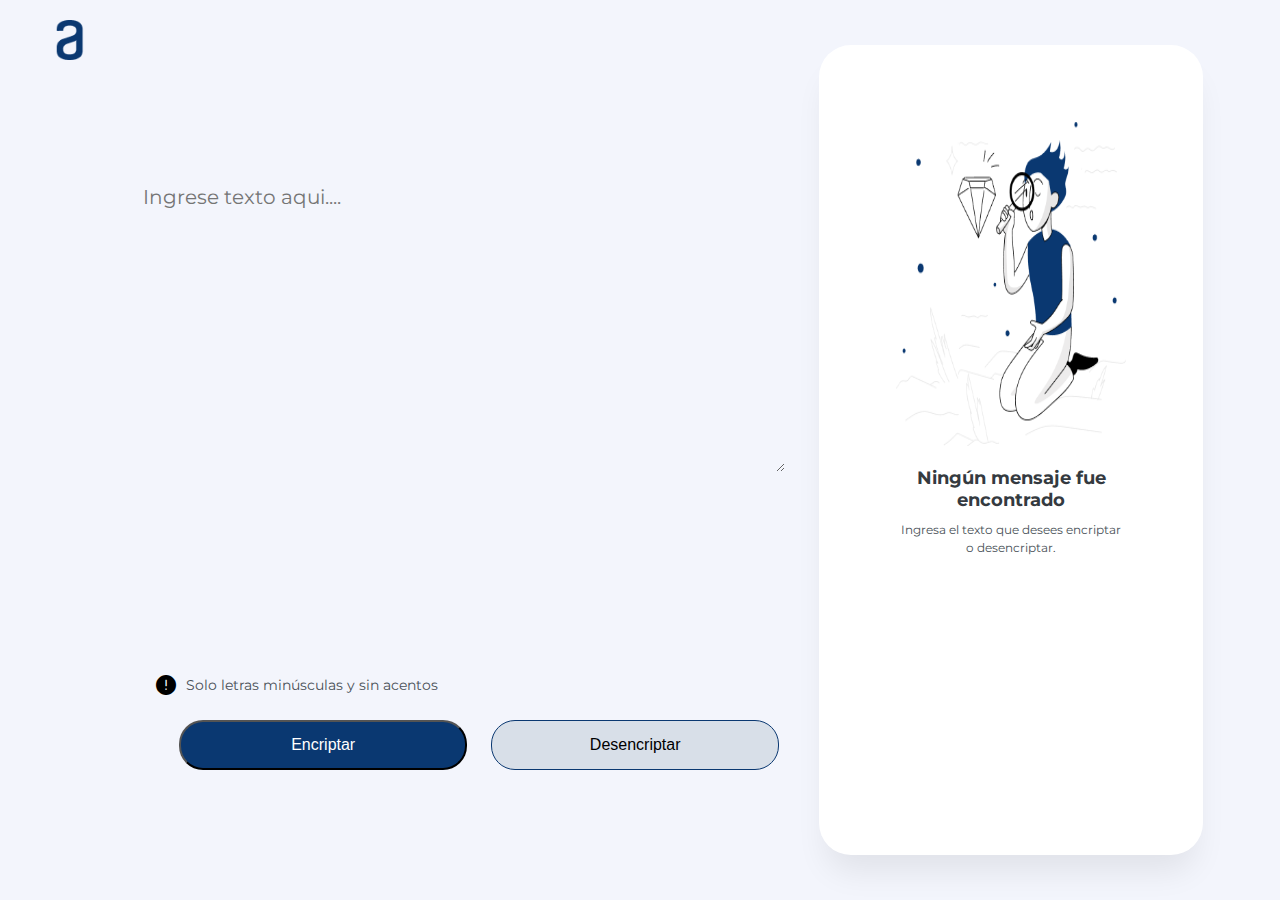
<file: index.html>
<!DOCTYPE html>

<html lang="es">

	<head>
		<meta charset="UTF-8">
        <meta name="viewport" content="width=device-width">
        <title>Encriptador</title>
        <link rel="stylesheet" href="reset.css">
        <link rel="stylesheet" href="style.css">
        <link rel="preconnect" href="https://fonts.googleapis.com">
		<link rel="preconnect" href="https://fonts.gstatic.com" crossorigin>
		<link href="https://fonts.googleapis.com/css2?family=Montserrat:wght@300&display=swap" rel="stylesheet">
		<link rel="stylesheet" href="https://fonts.googleapis.com/css2?family=Material+Symbols+Outlined:opsz,wght,FILL,GRAD@20..48,100..700,0..1,-50..200" />
		<script type="text/javascript" src="Encriptador_Home.js"></script>
	</head>

	<body>
		<img class="Logo"  src="Imagenes/Logo.png" id="Logo">

		<main>
			<form>
				<textarea cols="70" rows="10" id="Texto" class="input-padron" required placeholder="Ingrese texto aqui...."></textarea>
			</form>

			<section class="TextEncript">
				<img class="Muñeco"  src="Imagenes/Muñeco.png">
				<p class="encriptado-titulo">Ningún mensaje fue encontrado</p>
                <p class="encriptado-alerta">Ingresa el texto que desees encriptar o desencriptar.</p>
			</section>

			<section class="advertencia">
				<span class="material-symbols-outlined">error</span>
				<p class="texto-advertencia">Solo letras minúsculas y sin acentos</p>
			</section>

			<nav>
				<ul class="botones">
	                <li><button type="submit" id="Encriptar" onclick="encript()">Encriptar</button></li>
	                <li><button type="submit" id="Desencriptar" onclick="desencript()">Desencriptar</button></li>
	            </ul>
			</nav>
			  
		</main>

	</body>



	<script>
        document.getElementById("Encriptar").addEventListener("click", redirectFunction);
        document.getElementById("Desencriptar").addEventListener("click", redirectFunction);
        document.getElementById("Logo").addEventListener("click", goHome);

        function redirectFunction(){
            window.location.href = "Desencriptador.html";
        }

        function goHome(){
        	window.location.href = "index.html";
        }

    </script>



	

</html>
</file>
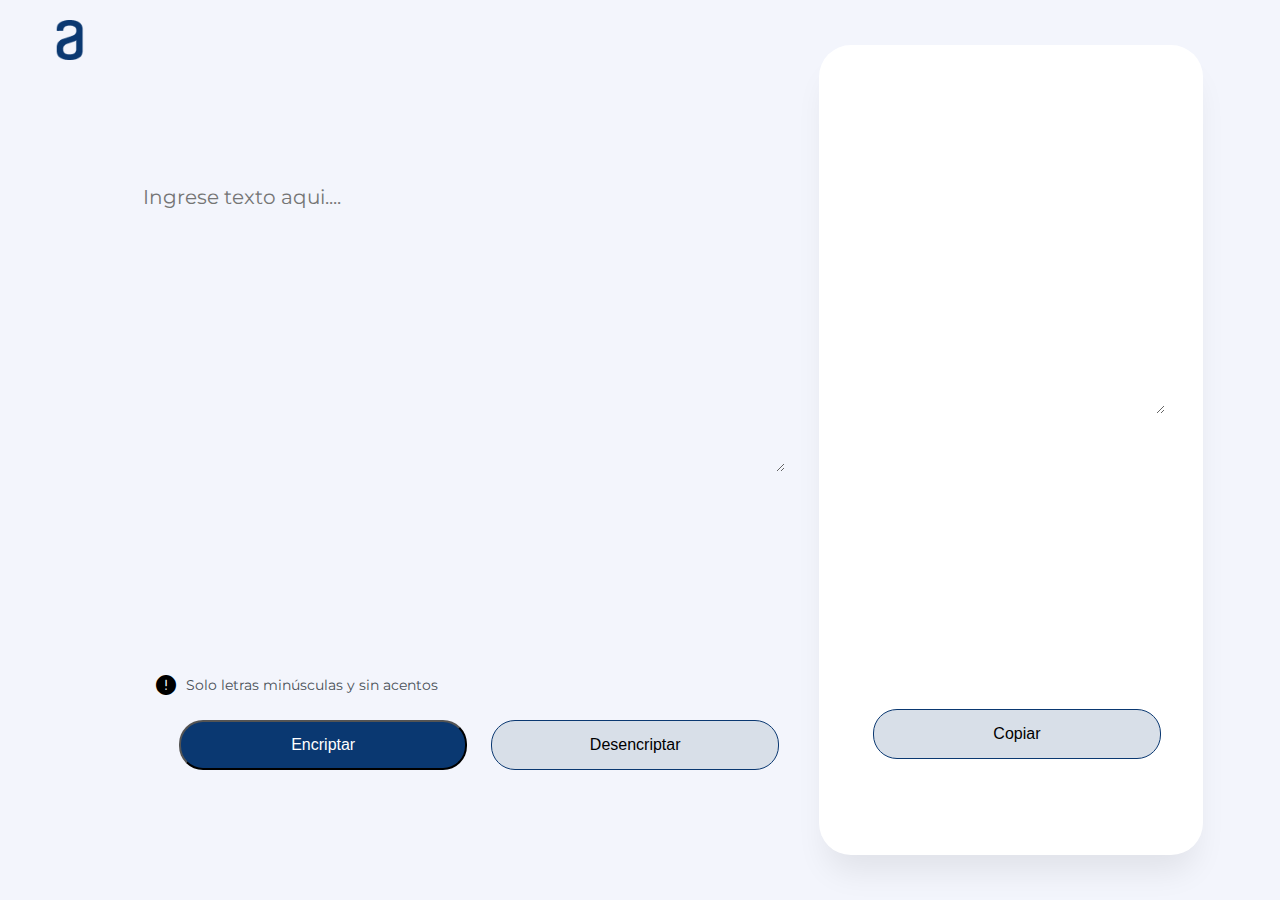
<file: Desencriptador.html>
<!DOCTYPE html>

<html lang="es">

	<head>
		<meta charset="UTF-8">
        <meta name="viewport" content="width=device-width">
        <title>Encriptador</title>
        <link rel="stylesheet" href="reset.css">
        <link rel="stylesheet" href="style.css">
        <link rel="preconnect" href="https://fonts.googleapis.com">
		<link rel="preconnect" href="https://fonts.gstatic.com" crossorigin>
		<link href="https://fonts.googleapis.com/css2?family=Montserrat:wght@300&display=swap" rel="stylesheet">
		<link rel="stylesheet" href="https://fonts.googleapis.com/css2?family=Material+Symbols+Outlined:opsz,wght,FILL,GRAD@20..48,100..700,0..1,-50..200" />
		<script type="text/javascript" src="Encriptador_Home.js"></script>
		<script type="text/javascript" src="Desencriptador.js"></script>
	</head>

	<body>
		<img class="Logo"  src="Imagenes/Logo.png" id="Logo">

		<main>
			<form>
				<textarea cols="70" rows="10" id="Texto" class="input-padron" required placeholder="Ingrese texto aqui...."></textarea>
			</form>

			<section class="TextEncript">
				<textarea cols="70" rows="10" id="Texto-Desencriptado" class="input-padron-des" required placeholder="Texto desencriptado....">
				</textarea>
				<button type="submit" id="Copiar" onclick="Copy()">Copiar</button>
			</section>

			<section class="advertencia">
				<span class="material-symbols-outlined">error</span>
				<p class="texto-advertencia">Solo letras minúsculas y sin acentos</p>
			</section>

			<nav>
				<ul class="botones">
	                <li><button type="submit" id="Encriptar" onclick="encript()">Encriptar</button></li>
	                <li><button type="submit" id="Desencriptar" onclick="desencript()">Desencriptar</button></li>
	            </ul>
			</nav>
			
		</main>

	</body>


	<script>
        document.getElementById("Encriptar").addEventListener("click", redirectFunction);
        document.getElementById("Desencriptar").addEventListener("click", redirectFunction);
        document.getElementById("Logo").addEventListener("click", goHome);

        function redirectFunction(){
            window.location.href = "Desencriptador.html";
        }

        function goHome(){
        	window.location.href = "index.html";
        }

    </script>




</html>
</file>
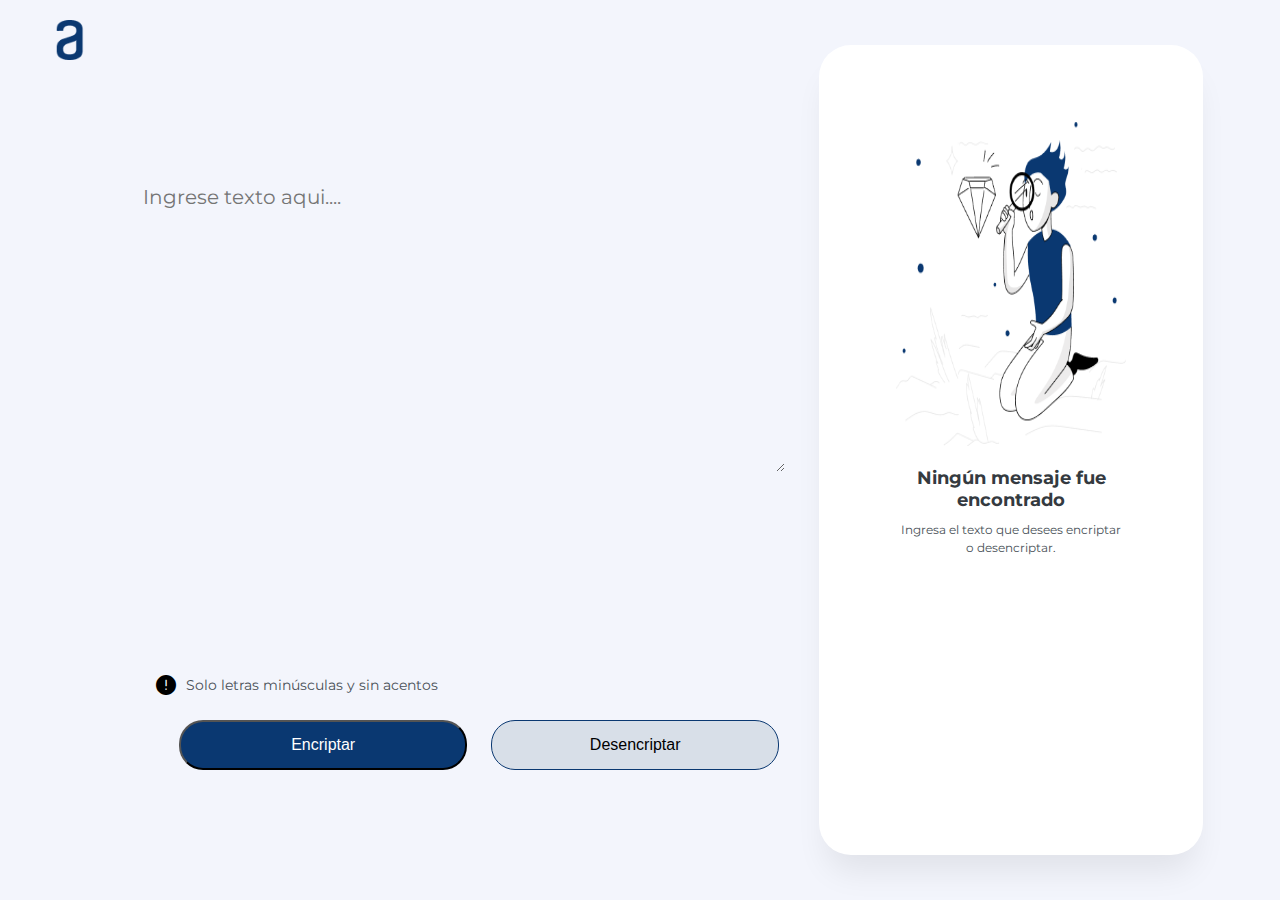
<file: Encriptador_Home.html>
<!DOCTYPE html>

<html lang="es">

	<head>
		<meta charset="UTF-8">
        <meta name="viewport" content="width=device-width">
        <title>Encriptador</title>
        <link rel="stylesheet" href="reset.css">
        <link rel="stylesheet" href="style.css">
        <link rel="preconnect" href="https://fonts.googleapis.com">
		<link rel="preconnect" href="https://fonts.gstatic.com" crossorigin>
		<link href="https://fonts.googleapis.com/css2?family=Montserrat:wght@300&display=swap" rel="stylesheet">
		<link rel="stylesheet" href="https://fonts.googleapis.com/css2?family=Material+Symbols+Outlined:opsz,wght,FILL,GRAD@20..48,100..700,0..1,-50..200" />
		<script type="text/javascript" src="Encriptador_Home.js"></script>
	</head>

	<body>
		<img class="Logo"  src="Imagenes/Logo.png" id="Logo">

		<main>
			<form>
				<textarea cols="70" rows="10" id="Texto" class="input-padron" required placeholder="Ingrese texto aqui...."></textarea>
			</form>

			<section class="TextEncript">
				<img class="Muñeco"  src="Imagenes/Muñeco.png">
				<p class="encriptado-titulo">Ningún mensaje fue encontrado</p>
                <p class="encriptado-alerta">Ingresa el texto que desees encriptar o desencriptar.</p>
			</section>

			<section class="advertencia">
				<span class="material-symbols-outlined">error</span>
				<p class="texto-advertencia">Solo letras minúsculas y sin acentos</p>
			</section>

			<nav>
				<ul class="botones">
	                <li><button type="submit" id="Encriptar" onclick="encript()">Encriptar</button></li>
	                <li><button type="submit" id="Desencriptar" onclick="desencript()">Desencriptar</button></li>
	            </ul>
			</nav>
			  
		</main>

	</body>



	<script>
        document.getElementById("Encriptar").addEventListener("click", redirectFunction);
        document.getElementById("Desencriptar").addEventListener("click", redirectFunction);
        document.getElementById("Logo").addEventListener("click", goHome);

        function redirectFunction(){
            window.location.href = "Desencriptador.html";
        }

        function goHome(){
        	window.location.href = "Encriptador_Home.html";
        }

    </script>



	

</html>
</file>
<file: style.css>
.material-symbols-outlined {
  font-variation-settings:
  'FILL' 1,
  'wght' 400,
  'GRAD' 0,
  'opsz' 48
}

body{
	/* Encriptador - 1 Desktop */

	/*position: absolute;*/
	/*width: 1440px;
	height: 1024px;*/
	width: 100%;
	height: 100%;
	margin: 0px 0px;

	/* Light blue/light-blue-100 */

	background: #F3F5FC;
}

.Logo{
	position: absolute;
	width: 100px;
	height: 40px;
	left: 20px;
	top: 20px;
}

.Logo:hover{
	cursor: pointer;
}

#Texto{
	position: absolute;
	width: 50%;
	height: 288px;
	left: 11%;
	top: 20%;

	font-family: 'Montserrat', sans-serif;
	font-style: normal;
	font-weight: 400;
	font-size: 20px;
	line-height: 150%;
	color: #0A3871;

	border-style: none;
	background: #F3F5FC;

}

.TextEncript{
	position: absolute;
	width: 30%;
	height: 90%;
	/*left: 1000px;*/
	left: 64%;
	top: 5%;

	/* White */

	background: #FFFFFF;

	box-shadow: 0px 24px 32px -8px rgba(0, 0, 0, 0.08);
	border-radius: 32px;
}

.Muñeco{
	/* Muñeco */
	padding: 20% 20% 5% 20%;
	width: 60%;
	height: 40%;

}

.encriptado-titulo{
	/* Ningún mensaje fue encontrado */

	font-family: 'Montserrat', sans-serif;
	font-style: normal;
	text-align: center;
	font-weight: 700;
	font-size: 18px;
	line-height: 120%;
	/* or 29px */

	text-align: center;
	padding: 0px 20%;

	/* Gray/gray-500 */

	color: #343A40;

	flex: none;
	order: 0;
	align-self: stretch;
	flex-grow: 0;
}

.encriptado-alerta{
	/* Ingresa el texto que desees encriptar o desencriptar. */

	font-family: 'Montserrat', sans-serif;
	font-style: normal;
	font-weight: 400;
	font-size: 12px;
	line-height: 150%;
	/* or 24px */

	text-align: center;
	padding: 0px 20%;

	margin: 10px 0px 0px 0px;

	/* Gray/gray-400 */

	color: #495057;

	flex: none;
	order: 1;
	align-self: stretch;
	flex-grow: 0;
}

.advertencia{
	display: flex;
	flex-direction: row;
	align-items: center;
	padding: 0px;
	gap: 8px;

	position: absolute;
	width: 380px;
	height: 20px;
	left: 12%;
	top: 75%;
}

.texto-advertencia{
	width: 300px;
	height: 20px;

	font-family: 'Montserrat', sans-serif;
	font-style: normal;
	font-weight: 400;
	font-size: 14px;
	line-height: 150%;

	/* Gray/gray-400 */

	color: #495057;

}

.botones{
	display: inline-flex;
	/*display: flex;*/
	flex-direction: row;
	align-items: flex-start;
	padding: 0px;
	gap: 24px;


	position: absolute;
	width: 687px;
	height: 67px;
	left: 14%;
	top: 80%;
}

nav button{
	width: 288px;
	height: 50px;
	font-size: 16px;
	border-radius: 24px;
	transition: 1s all;
    cursor: pointer;
}

#Encriptar{
	/* Dark blue/dark-blue-300 */

	color: white;
	background: #0A3871;
}

#Encriptar:hover{
	border-color: black;
    background: #D8DFE8;
    border-radius: 28px;
    color: black;
    transform: scale(1.1);
}

#Desencriptar{
	/* Light gray */

	background: #D8DFE8;
	/* Dark blue/dark-blue-300 */

	border: 1px solid #0A3871;
}

#Desencriptar:hover{
	border-color: grey;
    background: #0A3871;
    border-radius: 28px;
    color: white;
    transform: scale(1.1);
}


/*--------------------------------------*/
/*CSS para nuestra página DESENCRIPTADOR*/
/*--------------------------------------*/

#Texto-Desencriptado{
	position: absolute;
	width: 288px;
	height: 300px;
	left: 14%;
	top: 8%;

	font-family: 'Montserrat', sans-serif;
	font-style: normal;
	font-weight: 400;
	font-size: 18px;
	line-height: 150%;
	color: #0A3871;

	border-style: none;
}

section button{
	position: absolute;
	width: 288px;
	height: 50px;
	left: 14%;
	top: 82%;

	font-size: 16px;
	border-radius: 24px;
	transition: 1s all;
    cursor: pointer;
}

#Copiar{
	/* Light gray */

	background: #D8DFE8;
	/* Dark blue/dark-blue-300 */

	border: 1px solid #0A3871;
}

#Copiar:hover{
	border-color: grey;
    background: #0A3871;
    border-radius: 28px;
    color: white;
    transform: scale(1.1);
}
</file>
